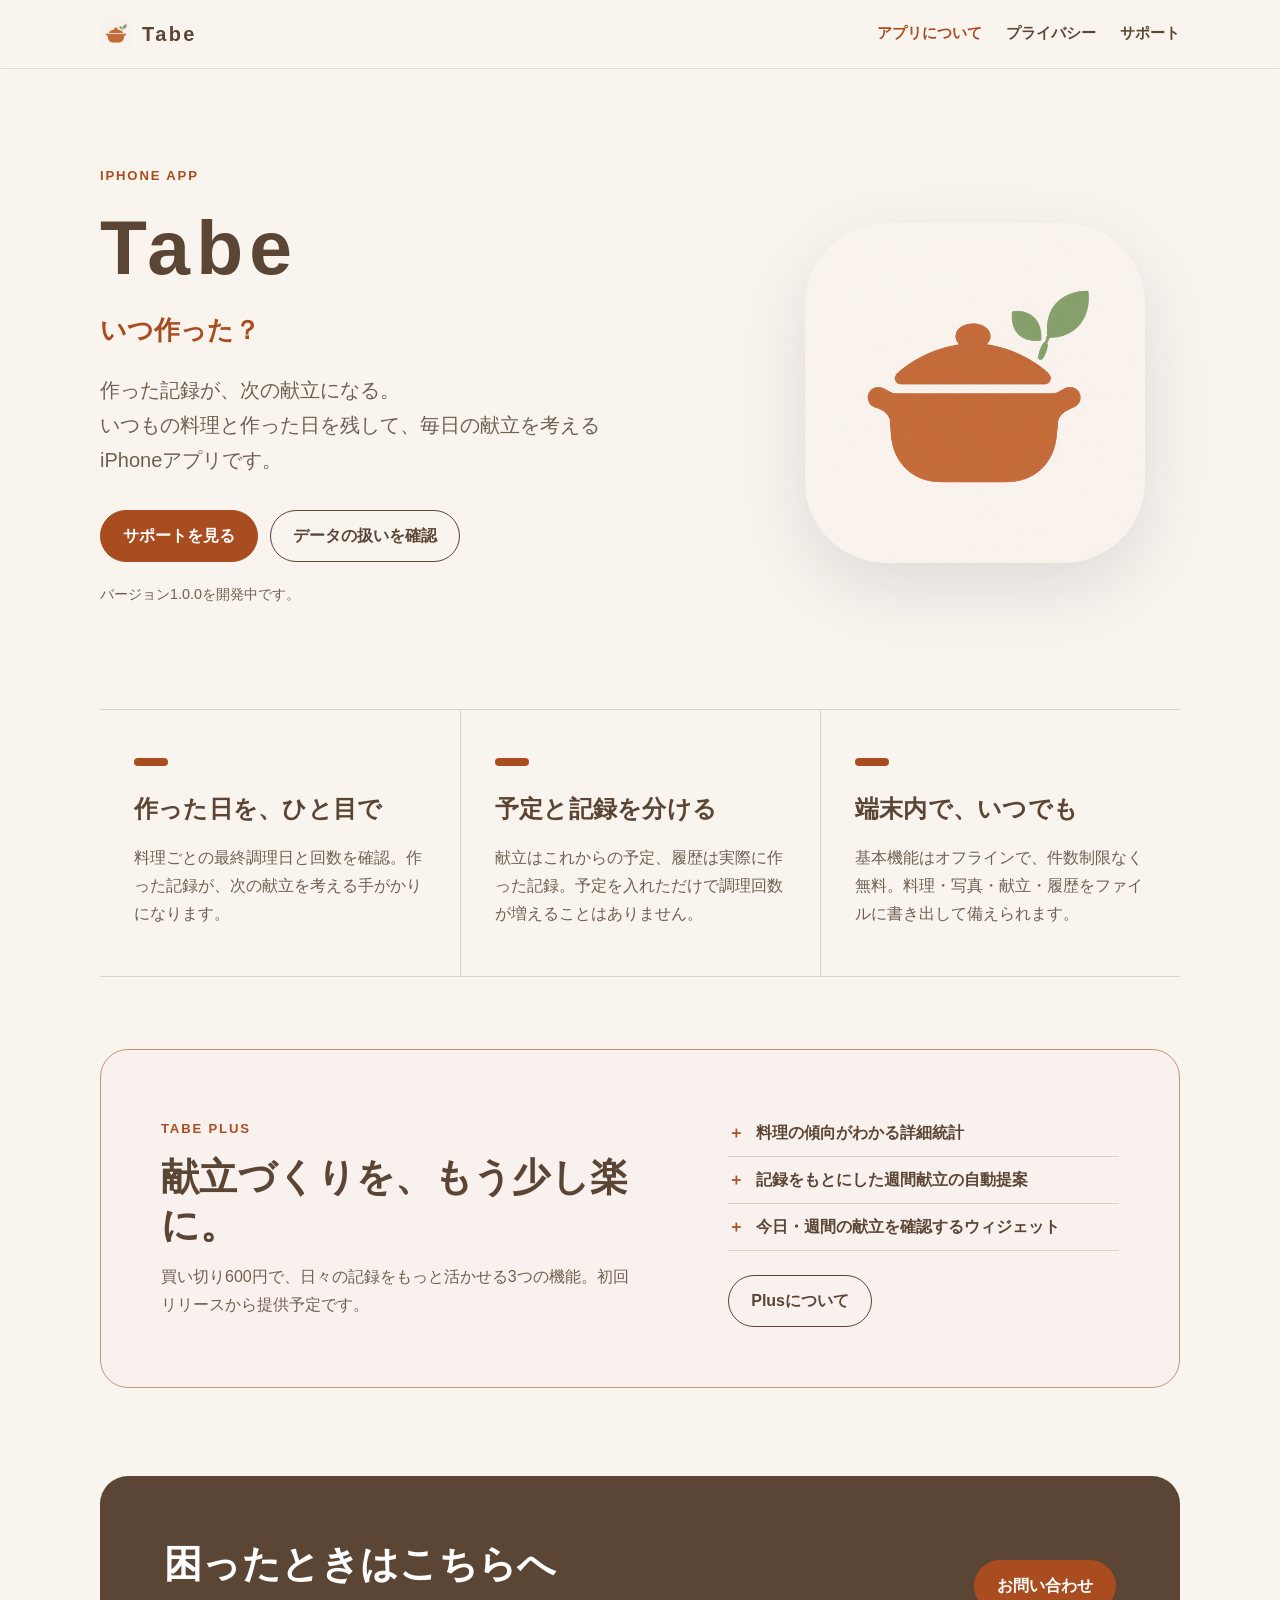
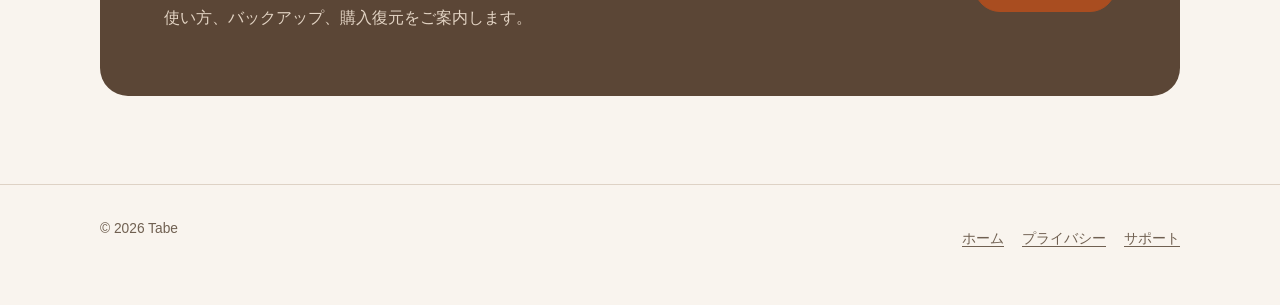
<file: index.html>
<!doctype html>
<html lang="ja"><head>
<meta charset="utf-8"><meta name="viewport" content="width=device-width, initial-scale=1">
<meta name="description" content="作った記録が、次の献立になる。Tabeのアプリ紹介、使い方、プライバシーとお問い合わせ。"><meta name="theme-color" content="#F9F4EE">
<title>Tabe — いつ作った？</title><link rel="icon" href="assets/icon.png"><link rel="stylesheet" href="styles.css">
</head><body>
<a class="skip-link" href="#main">本文へ移動</a>
<header class="site-header"><nav class="nav" aria-label="メインナビゲーション">
<a class="brand" href="index.html" aria-label="Tabe ホーム"><img src="assets/icon.png" width="32" height="32" alt=""><span>Tabe</span></a><ul class="nav-links"><li><a href="index.html" aria-current="page">アプリについて</a></li><li><a href="privacy.html">プライバシー</a></li><li><a href="support.html">サポート</a></li></ul></nav></header>
<main id="main"><section class="hero" aria-labelledby="hero-title"><div>
<p class="eyebrow">iPhone app</p><h1 id="hero-title">Tabe</h1>
<p class="tagline">いつ作った？</p><p class="lead">作った記録が、次の献立になる。<br>いつもの料理と作った日を残して、毎日の献立を考えるiPhoneアプリです。</p>
<div class="hero-actions"><a class="button button-primary" href="support.html">サポートを見る</a><a class="button" href="privacy.html">データの扱いを確認</a></div>
<p class="release-note">バージョン1.0.0を開発中です。</p></div>
<div class="mark-stage" aria-hidden="true"><img src="assets/icon.png" width="1024" height="1024" alt=""></div></section>
<section class="feature-grid" aria-label="Tabeの特徴"><article class="feature"><div class="feature-mark" aria-hidden="true"></div><h2>作った日を、ひと目で</h2><p>料理ごとの最終調理日と回数を確認。作った記録が、次の献立を考える手がかりになります。</p></article><article class="feature"><div class="feature-mark" aria-hidden="true"></div><h2>予定と記録を分ける</h2><p>献立はこれからの予定、履歴は実際に作った記録。予定を入れただけで調理回数が増えることはありません。</p></article><article class="feature"><div class="feature-mark" aria-hidden="true"></div><h2>端末内で、いつでも</h2><p>基本機能はオフラインで、件数制限なく無料。料理・写真・献立・履歴をファイルに書き出して備えられます。</p></article></section>
<section class="plus-band" aria-labelledby="plus-title"><div><p class="eyebrow">Tabe Plus</p><h2 id="plus-title">献立づくりを、もう少し楽に。</h2><p>買い切り600円で、日々の記録をもっと活かせる3つの機能。初回リリースから提供予定です。</p></div><div><ul class="plus-list"><li>料理の傾向がわかる詳細統計</li><li>記録をもとにした週間献立の自動提案</li><li>今日・週間の献立を確認するウィジェット</li></ul><a class="button" href="support.html#plus">Plusについて</a></div></section>
<section class="contact-band" id="contact" aria-labelledby="contact-title"><div><h2 id="contact-title">困ったときはこちらへ</h2><p>使い方、バックアップ、購入復元をご案内します。</p></div><a class="button button-primary" href="support.html#contact">お問い合わせ</a></section></main>
<footer class="site-footer"><div class="footer-inner"><p>© 2026 Tabe</p><div class="footer-links"><a href="index.html">ホーム</a><a href="privacy.html">プライバシー</a><a href="support.html">サポート</a></div></div></footer>
</body></html>
</file>
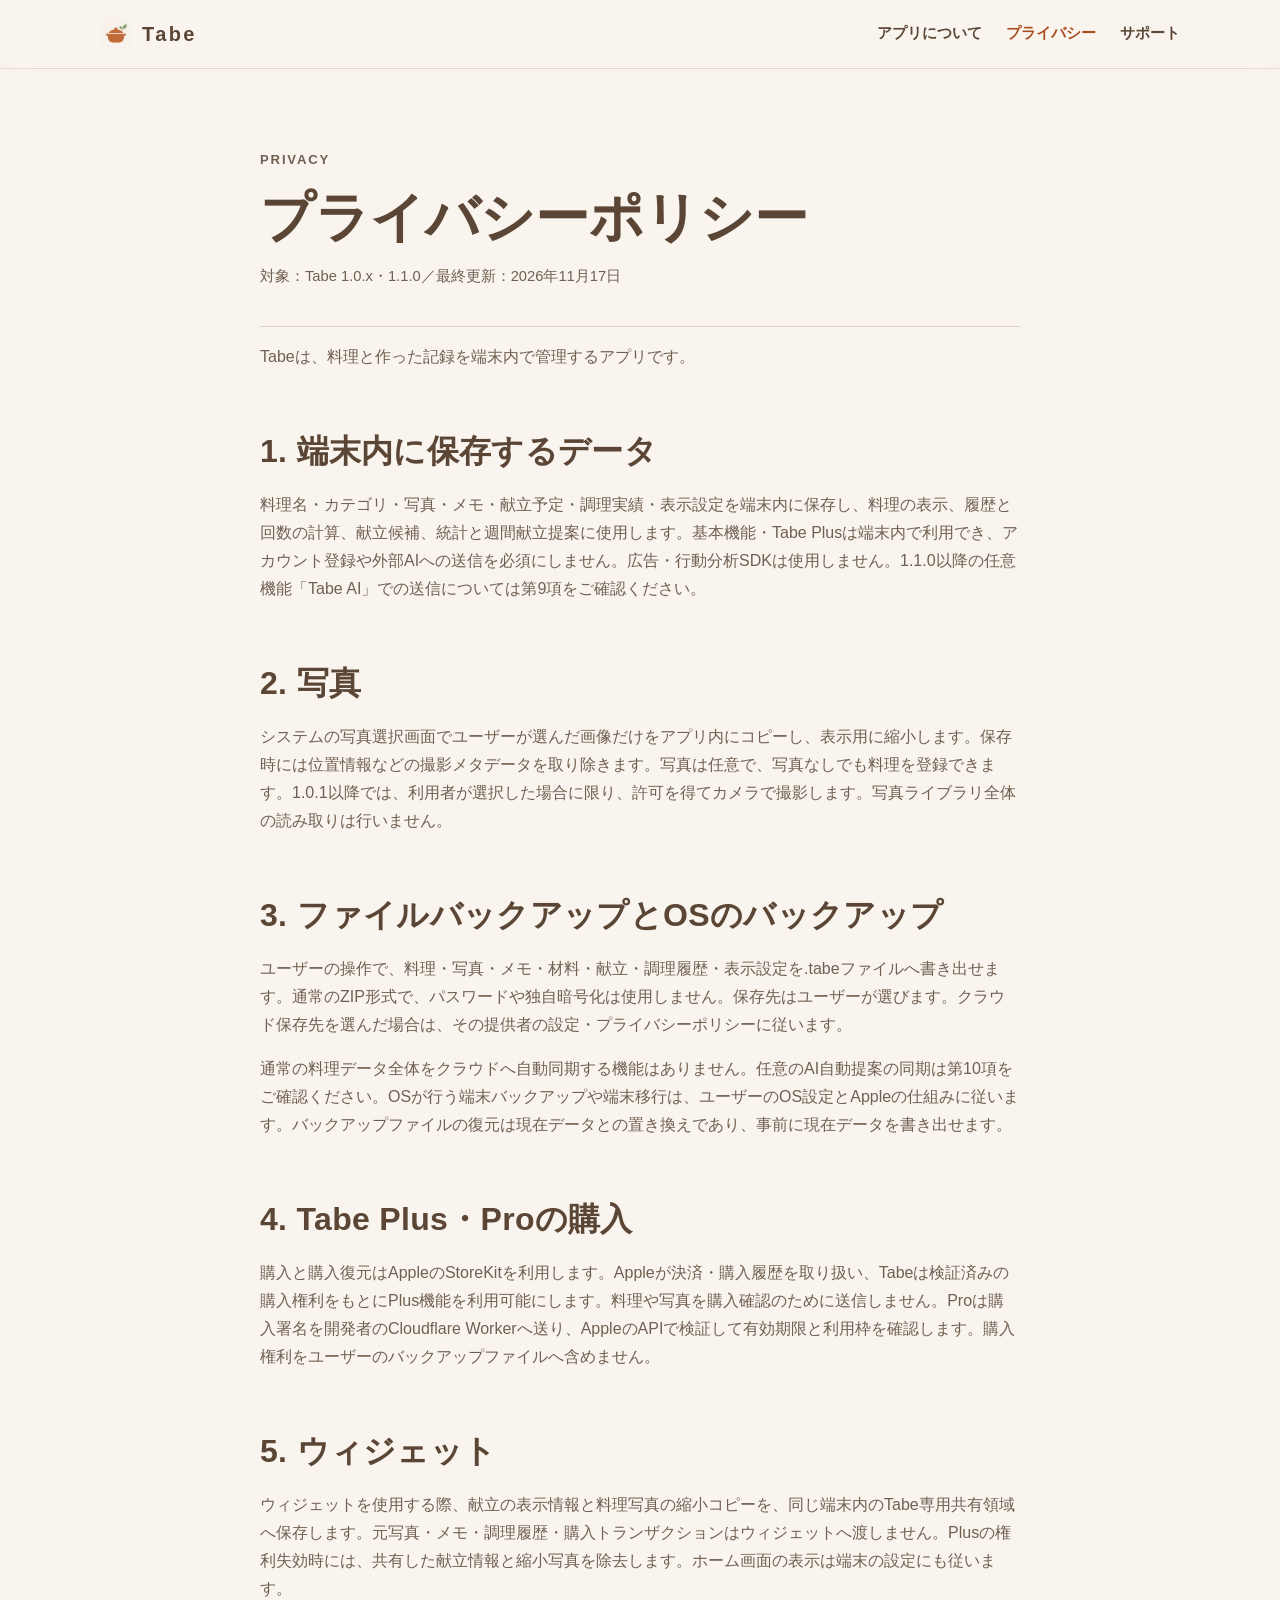
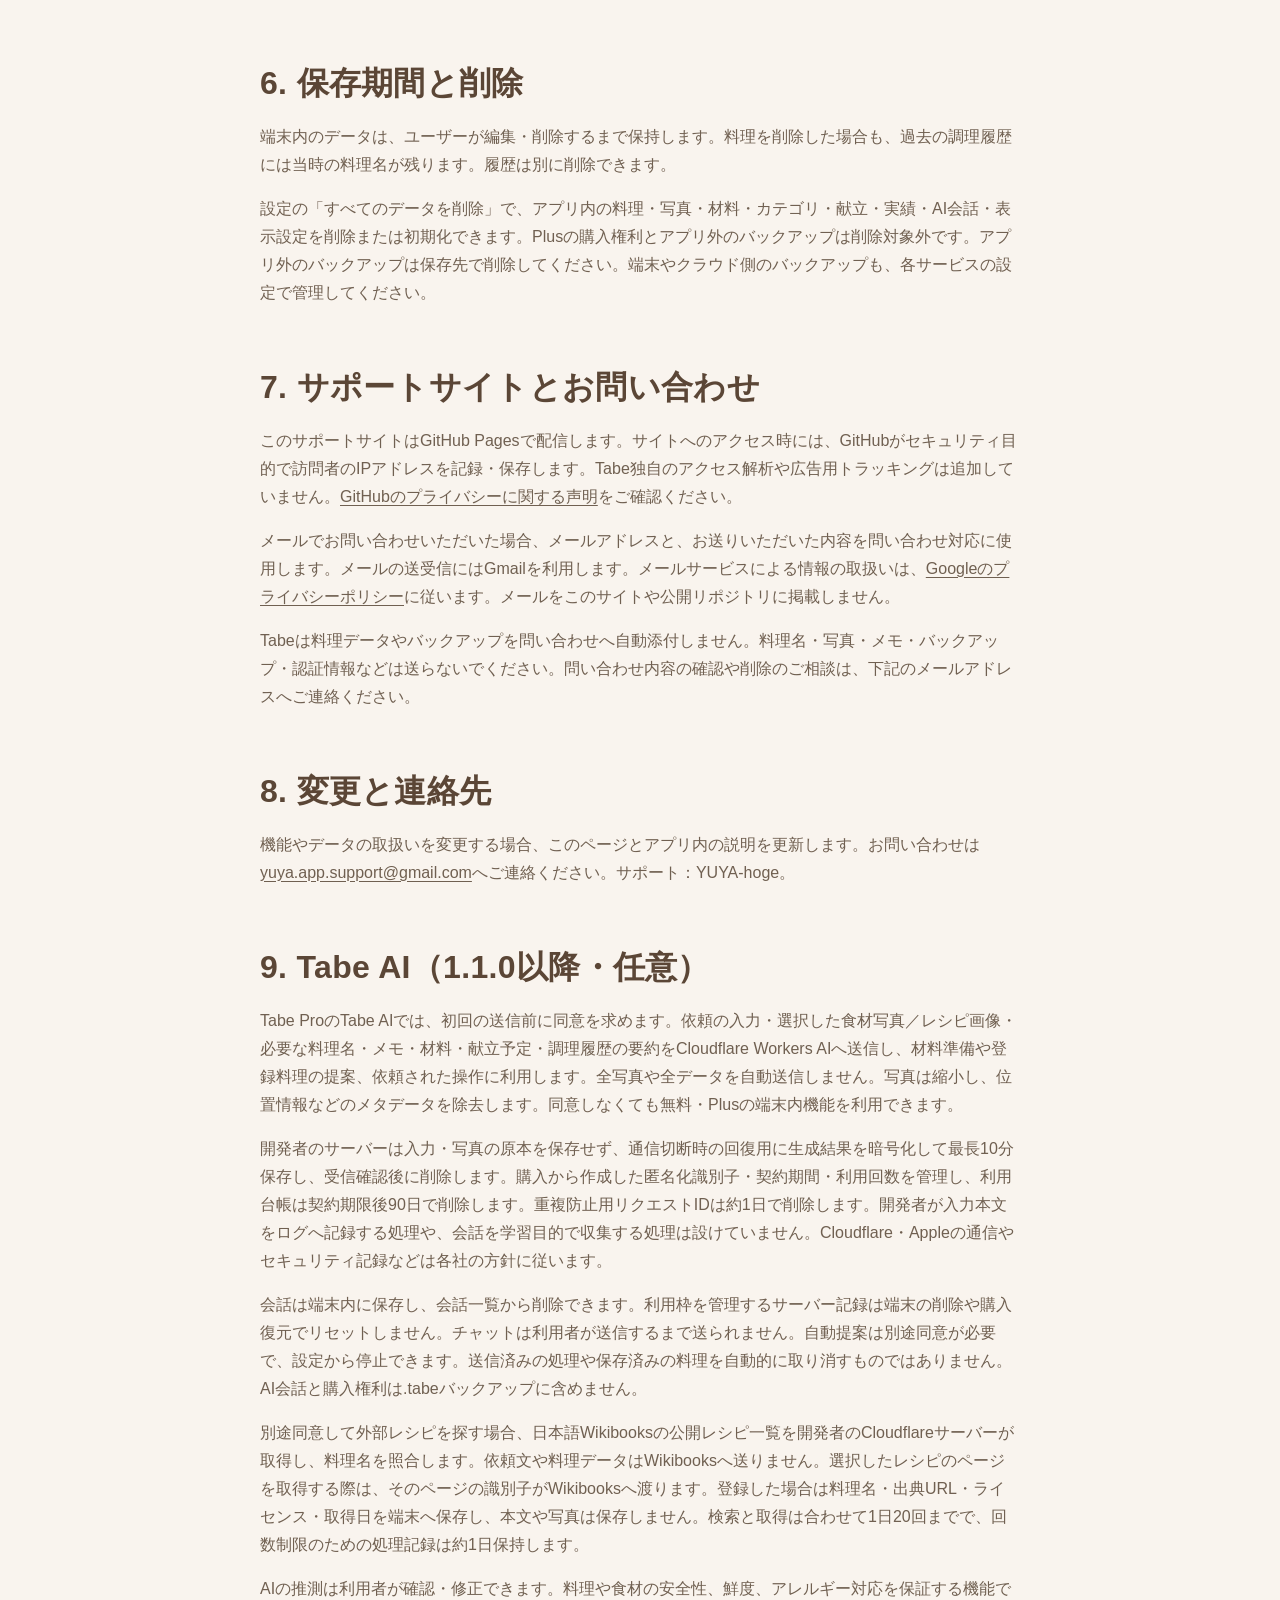
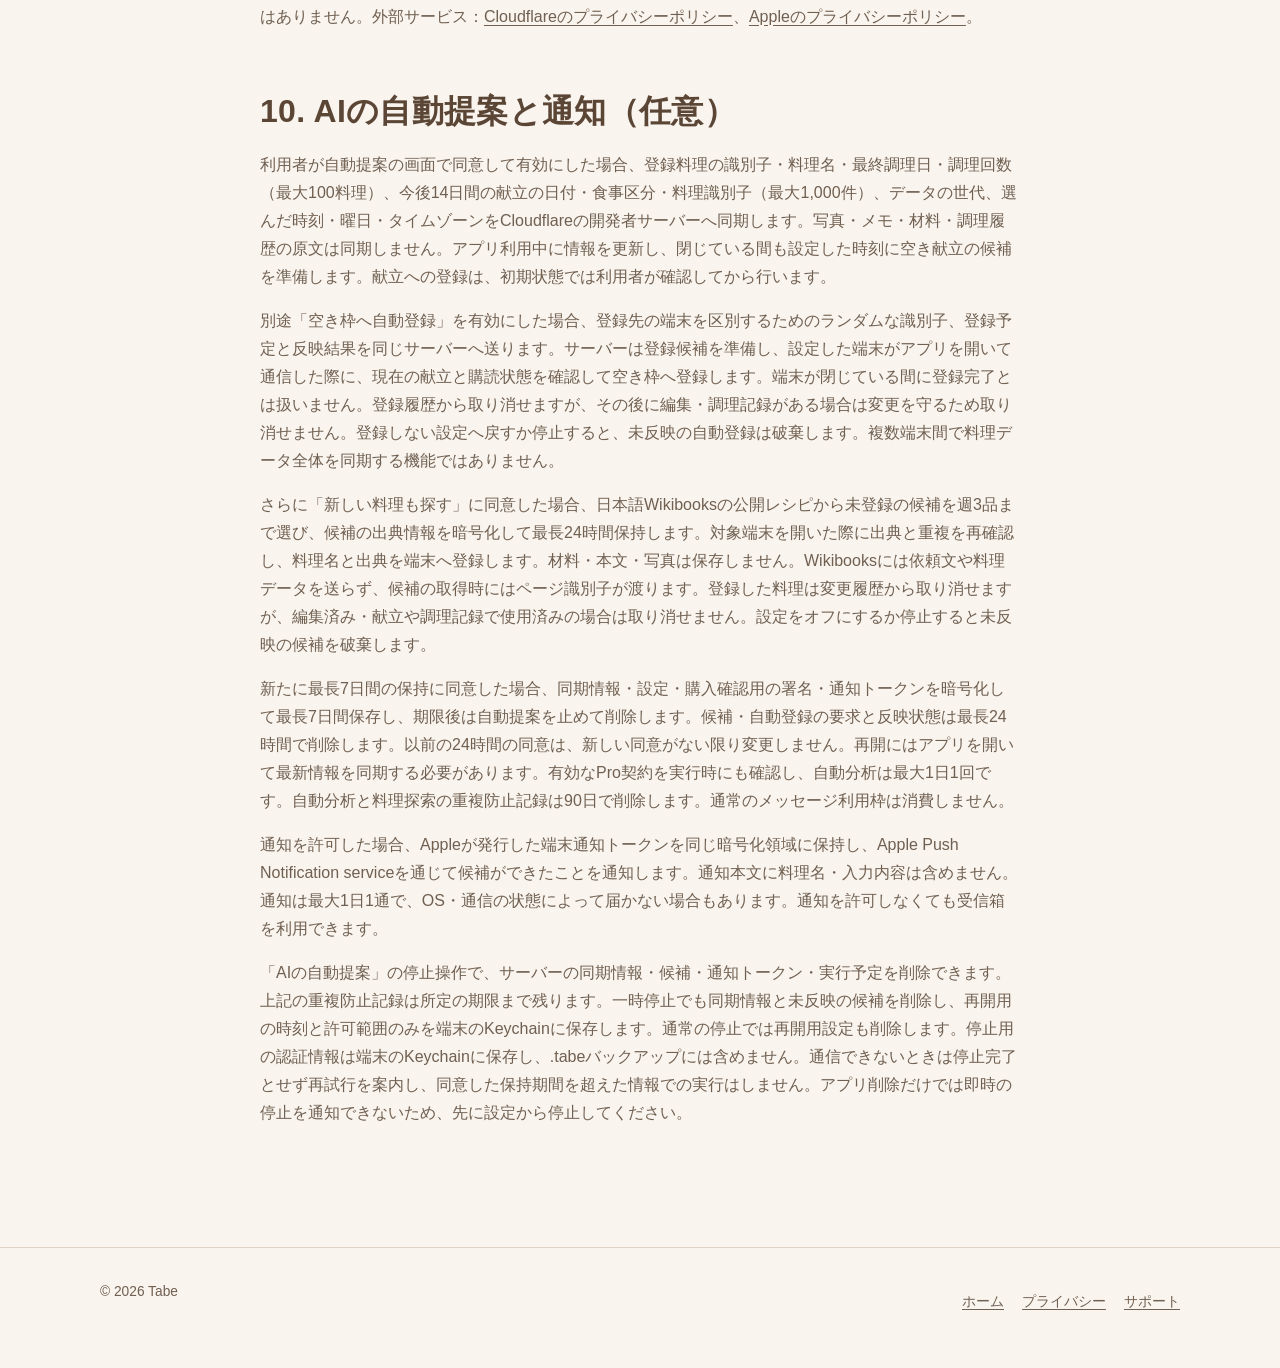
<file: privacy.html>
<!doctype html>
<html lang="ja"><head>
<meta charset="utf-8"><meta name="viewport" content="width=device-width, initial-scale=1">
<meta name="description" content="Tabeの端末内保存、写真、バックアップ、購入、ウィジェット、データ削除について。"><meta name="theme-color" content="#F9F4EE">
<title>プライバシーポリシー — Tabe</title><link rel="icon" href="assets/icon.png"><link rel="stylesheet" href="styles.css">
</head><body>
<a class="skip-link" href="#main">本文へ移動</a>
<header class="site-header"><nav class="nav" aria-label="メインナビゲーション">
<a class="brand" href="index.html" aria-label="Tabe ホーム"><img src="assets/icon.png" width="32" height="32" alt=""><span>Tabe</span></a><ul class="nav-links"><li><a href="index.html">アプリについて</a></li><li><a href="privacy.html" aria-current="page">プライバシー</a></li><li><a href="support.html">サポート</a></li></ul></nav></header>
<main id="main"><article class="document"><header class="document-header"><p class="eyebrow">Privacy</p><h1>プライバシーポリシー</h1><p class="document-meta">対象：Tabe 1.0.x・1.1.0／最終更新：2026年11月17日</p></header><p>Tabeは、料理と作った記録を端末内で管理するアプリです。</p>  <section><h2>1. 端末内に保存するデータ</h2>
  <p>料理名・カテゴリ・写真・メモ・献立予定・調理実績・表示設定を端末内に保存し、料理の表示、履歴と回数の計算、献立候補、統計と週間献立提案に使用します。基本機能・Tabe Plusは端末内で利用でき、アカウント登録や外部AIへの送信を必須にしません。広告・行動分析SDKは使用しません。1.1.0以降の任意機能「Tabe AI」での送信については第9項をご確認ください。</p>
  </section><section><h2>2. 写真</h2>
  <p>システムの写真選択画面でユーザーが選んだ画像だけをアプリ内にコピーし、表示用に縮小します。保存時には位置情報などの撮影メタデータを取り除きます。写真は任意で、写真なしでも料理を登録できます。1.0.1以降では、利用者が選択した場合に限り、許可を得てカメラで撮影します。写真ライブラリ全体の読み取りは行いません。</p>
  </section><section><h2>3. ファイルバックアップとOSのバックアップ</h2>
  <p>ユーザーの操作で、料理・写真・メモ・材料・献立・調理履歴・表示設定を.tabeファイルへ書き出せます。通常のZIP形式で、パスワードや独自暗号化は使用しません。保存先はユーザーが選びます。クラウド保存先を選んだ場合は、その提供者の設定・プライバシーポリシーに従います。</p>
  <p>通常の料理データ全体をクラウドへ自動同期する機能はありません。任意のAI自動提案の同期は第10項をご確認ください。OSが行う端末バックアップや端末移行は、ユーザーのOS設定とAppleの仕組みに従います。バックアップファイルの復元は現在データとの置き換えであり、事前に現在データを書き出せます。</p>
  </section><section><h2>4. Tabe Plus・Proの購入</h2>
  <p>購入と購入復元はAppleのStoreKitを利用します。Appleが決済・購入履歴を取り扱い、Tabeは検証済みの購入権利をもとにPlus機能を利用可能にします。料理や写真を購入確認のために送信しません。Proは購入署名を開発者のCloudflare Workerへ送り、AppleのAPIで検証して有効期限と利用枠を確認します。購入権利をユーザーのバックアップファイルへ含めません。</p>
  </section><section><h2>5. ウィジェット</h2>
  <p>ウィジェットを使用する際、献立の表示情報と料理写真の縮小コピーを、同じ端末内のTabe専用共有領域へ保存します。元写真・メモ・調理履歴・購入トランザクションはウィジェットへ渡しません。Plusの権利失効時には、共有した献立情報と縮小写真を除去します。ホーム画面の表示は端末の設定にも従います。</p>
  </section><section><h2>6. 保存期間と削除</h2>
  <p>端末内のデータは、ユーザーが編集・削除するまで保持します。料理を削除した場合も、過去の調理履歴には当時の料理名が残ります。履歴は別に削除できます。</p>
  <p>設定の「すべてのデータを削除」で、アプリ内の料理・写真・材料・カテゴリ・献立・実績・AI会話・表示設定を削除または初期化できます。Plusの購入権利とアプリ外のバックアップは削除対象外です。アプリ外のバックアップは保存先で削除してください。端末やクラウド側のバックアップも、各サービスの設定で管理してください。</p>
</section><section><h2>7. サポートサイトとお問い合わせ</h2>
<p>このサポートサイトはGitHub Pagesで配信します。サイトへのアクセス時には、GitHubがセキュリティ目的で訪問者のIPアドレスを記録・保存します。Tabe独自のアクセス解析や広告用トラッキングは追加していません。<a href="https://docs.github.com/ja/site-policy/privacy-policies/github-general-privacy-statement">GitHubのプライバシーに関する声明</a>をご確認ください。</p>
<p>メールでお問い合わせいただいた場合、メールアドレスと、お送りいただいた内容を問い合わせ対応に使用します。メールの送受信にはGmailを利用します。メールサービスによる情報の取扱いは、<a href="https://policies.google.com/privacy?hl=ja">Googleのプライバシーポリシー</a>に従います。メールをこのサイトや公開リポジトリに掲載しません。</p>
<p>Tabeは料理データやバックアップを問い合わせへ自動添付しません。料理名・写真・メモ・バックアップ・認証情報などは送らないでください。問い合わせ内容の確認や削除のご相談は、下記のメールアドレスへご連絡ください。</p>
</section><section><h2>8. 変更と連絡先</h2><p>機能やデータの取扱いを変更する場合、このページとアプリ内の説明を更新します。お問い合わせは<a href="mailto:yuya.app.support@gmail.com">yuya.app.support@gmail.com</a>へご連絡ください。サポート：YUYA-hoge。</p></section><section><h2>9. Tabe AI（1.1.0以降・任意）</h2>
<p>Tabe ProのTabe AIでは、初回の送信前に同意を求めます。依頼の入力・選択した食材写真／レシピ画像・必要な料理名・メモ・材料・献立予定・調理履歴の要約をCloudflare Workers AIへ送信し、材料準備や登録料理の提案、依頼された操作に利用します。全写真や全データを自動送信しません。写真は縮小し、位置情報などのメタデータを除去します。同意しなくても無料・Plusの端末内機能を利用できます。</p>
<p>開発者のサーバーは入力・写真の原本を保存せず、通信切断時の回復用に生成結果を暗号化して最長10分保存し、受信確認後に削除します。購入から作成した匿名化識別子・契約期間・利用回数を管理し、利用台帳は契約期限後90日で削除します。重複防止用リクエストIDは約1日で削除します。開発者が入力本文をログへ記録する処理や、会話を学習目的で収集する処理は設けていません。Cloudflare・Appleの通信やセキュリティ記録などは各社の方針に従います。</p>
<p>会話は端末内に保存し、会話一覧から削除できます。利用枠を管理するサーバー記録は端末の削除や購入復元でリセットしません。チャットは利用者が送信するまで送られません。自動提案は別途同意が必要で、設定から停止できます。送信済みの処理や保存済みの料理を自動的に取り消すものではありません。AI会話と購入権利は.tabeバックアップに含めません。</p>
<p>別途同意して外部レシピを探す場合、日本語Wikibooksの公開レシピ一覧を開発者のCloudflareサーバーが取得し、料理名を照合します。依頼文や料理データはWikibooksへ送りません。選択したレシピのページを取得する際は、そのページの識別子がWikibooksへ渡ります。登録した場合は料理名・出典URL・ライセンス・取得日を端末へ保存し、本文や写真は保存しません。検索と取得は合わせて1日20回までで、回数制限のための処理記録は約1日保持します。</p>
<p>AIの推測は利用者が確認・修正できます。料理や食材の安全性、鮮度、アレルギー対応を保証する機能ではありません。外部サービス：<a href="https://www.cloudflare.com/privacypolicy/">Cloudflareのプライバシーポリシー</a>、<a href="https://www.apple.com/legal/privacy/">Appleのプライバシーポリシー</a>。</p>
</section><section><h2>10. AIの自動提案と通知（任意）</h2>
<p>利用者が自動提案の画面で同意して有効にした場合、登録料理の識別子・料理名・最終調理日・調理回数（最大100料理）、今後14日間の献立の日付・食事区分・料理識別子（最大1,000件）、データの世代、選んだ時刻・曜日・タイムゾーンをCloudflareの開発者サーバーへ同期します。写真・メモ・材料・調理履歴の原文は同期しません。アプリ利用中に情報を更新し、閉じている間も設定した時刻に空き献立の候補を準備します。献立への登録は、初期状態では利用者が確認してから行います。</p>
<p>別途「空き枠へ自動登録」を有効にした場合、登録先の端末を区別するためのランダムな識別子、登録予定と反映結果を同じサーバーへ送ります。サーバーは登録候補を準備し、設定した端末がアプリを開いて通信した際に、現在の献立と購読状態を確認して空き枠へ登録します。端末が閉じている間に登録完了とは扱いません。登録履歴から取り消せますが、その後に編集・調理記録がある場合は変更を守るため取り消せません。登録しない設定へ戻すか停止すると、未反映の自動登録は破棄します。複数端末間で料理データ全体を同期する機能ではありません。</p>
<p>さらに「新しい料理も探す」に同意した場合、日本語Wikibooksの公開レシピから未登録の候補を週3品まで選び、候補の出典情報を暗号化して最長24時間保持します。対象端末を開いた際に出典と重複を再確認し、料理名と出典を端末へ登録します。材料・本文・写真は保存しません。Wikibooksには依頼文や料理データを送らず、候補の取得時にはページ識別子が渡ります。登録した料理は変更履歴から取り消せますが、編集済み・献立や調理記録で使用済みの場合は取り消せません。設定をオフにするか停止すると未反映の候補を破棄します。</p>
<p>新たに最長7日間の保持に同意した場合、同期情報・設定・購入確認用の署名・通知トークンを暗号化して最長7日間保存し、期限後は自動提案を止めて削除します。候補・自動登録の要求と反映状態は最長24時間で削除します。以前の24時間の同意は、新しい同意がない限り変更しません。再開にはアプリを開いて最新情報を同期する必要があります。有効なPro契約を実行時にも確認し、自動分析は最大1日1回です。自動分析と料理探索の重複防止記録は90日で削除します。通常のメッセージ利用枠は消費しません。</p>
<p>通知を許可した場合、Appleが発行した端末通知トークンを同じ暗号化領域に保持し、Apple Push Notification serviceを通じて候補ができたことを通知します。通知本文に料理名・入力内容は含めません。通知は最大1日1通で、OS・通信の状態によって届かない場合もあります。通知を許可しなくても受信箱を利用できます。</p>
<p>「AIの自動提案」の停止操作で、サーバーの同期情報・候補・通知トークン・実行予定を削除できます。上記の重複防止記録は所定の期限まで残ります。一時停止でも同期情報と未反映の候補を削除し、再開用の時刻と許可範囲のみを端末のKeychainに保存します。通常の停止では再開用設定も削除します。停止用の認証情報は端末のKeychainに保存し、.tabeバックアップには含めません。通信できないときは停止完了とせず再試行を案内し、同意した保持期間を超えた情報での実行はしません。アプリ削除だけでは即時の停止を通知できないため、先に設定から停止してください。</p>
</section></article></main>
<footer class="site-footer"><div class="footer-inner"><p>© 2026 Tabe</p><div class="footer-links"><a href="index.html">ホーム</a><a href="privacy.html">プライバシー</a><a href="support.html">サポート</a></div></div></footer>
</body></html>
</file>
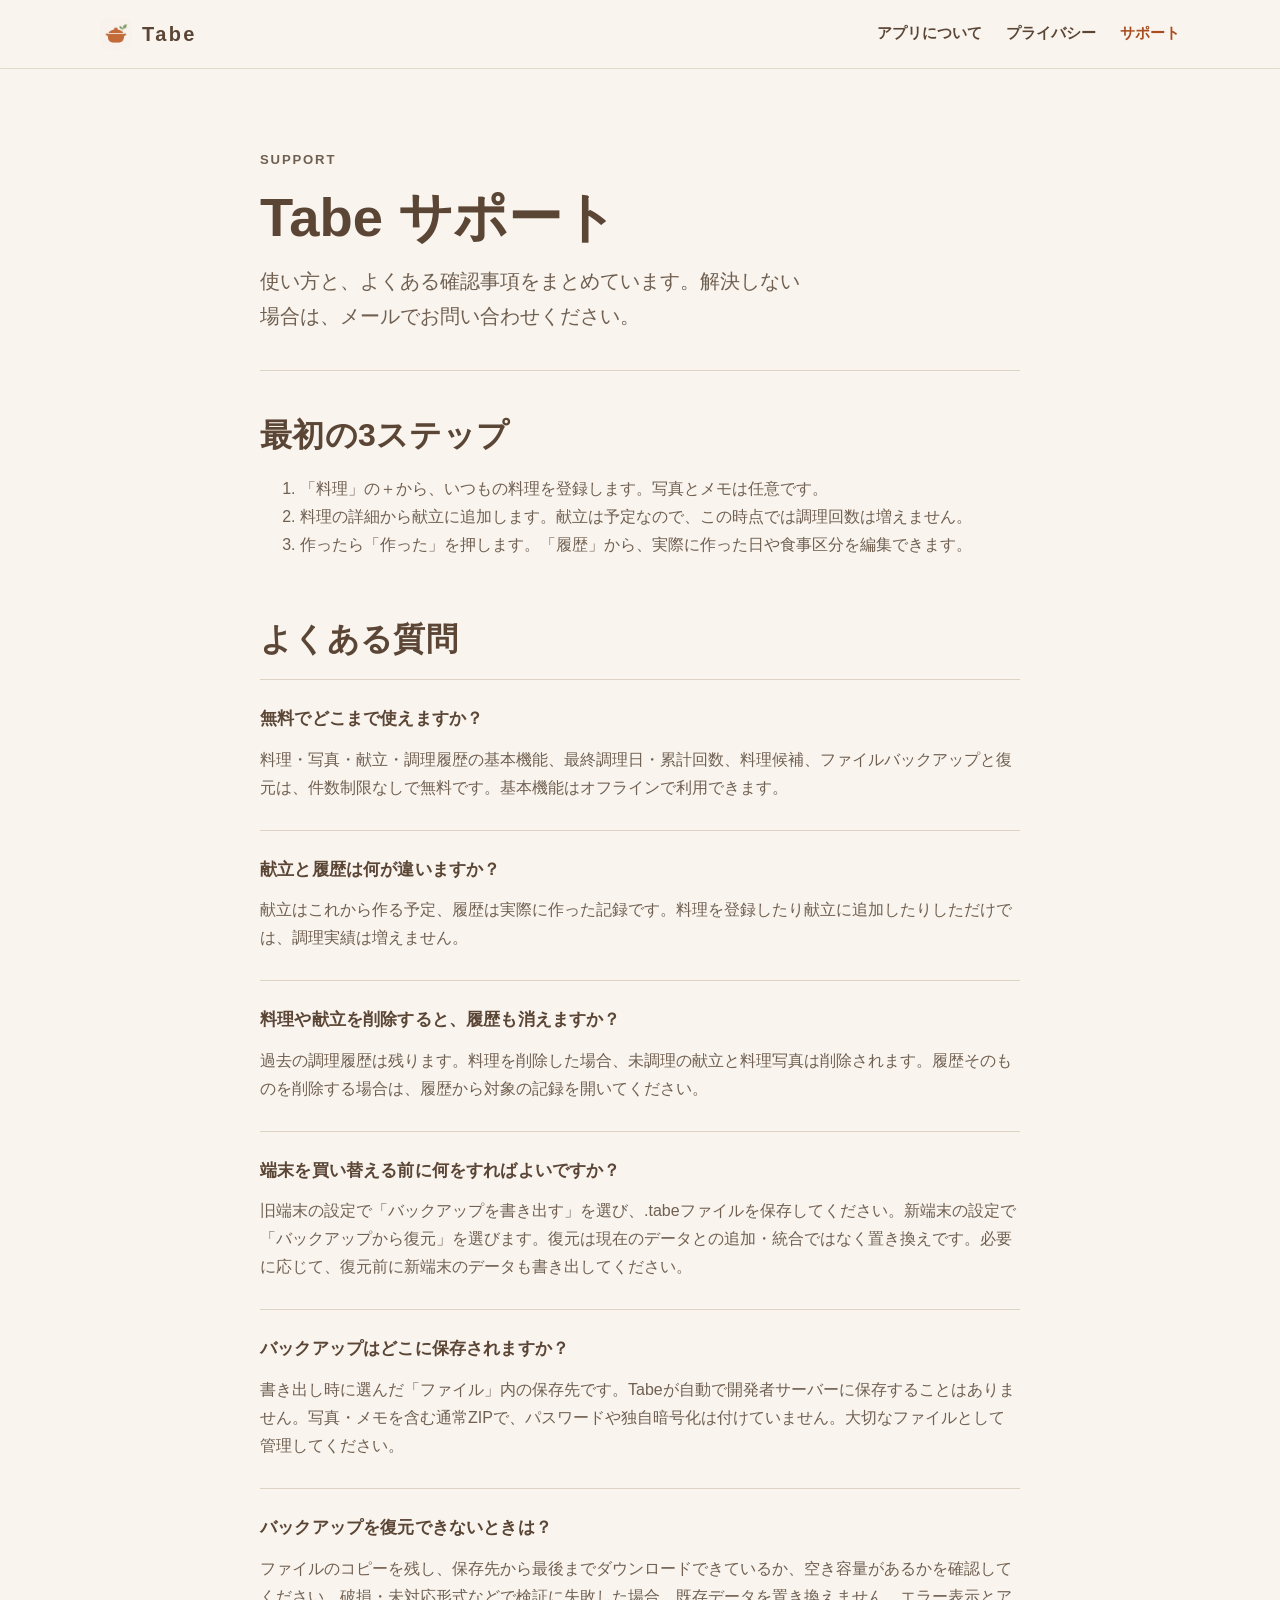
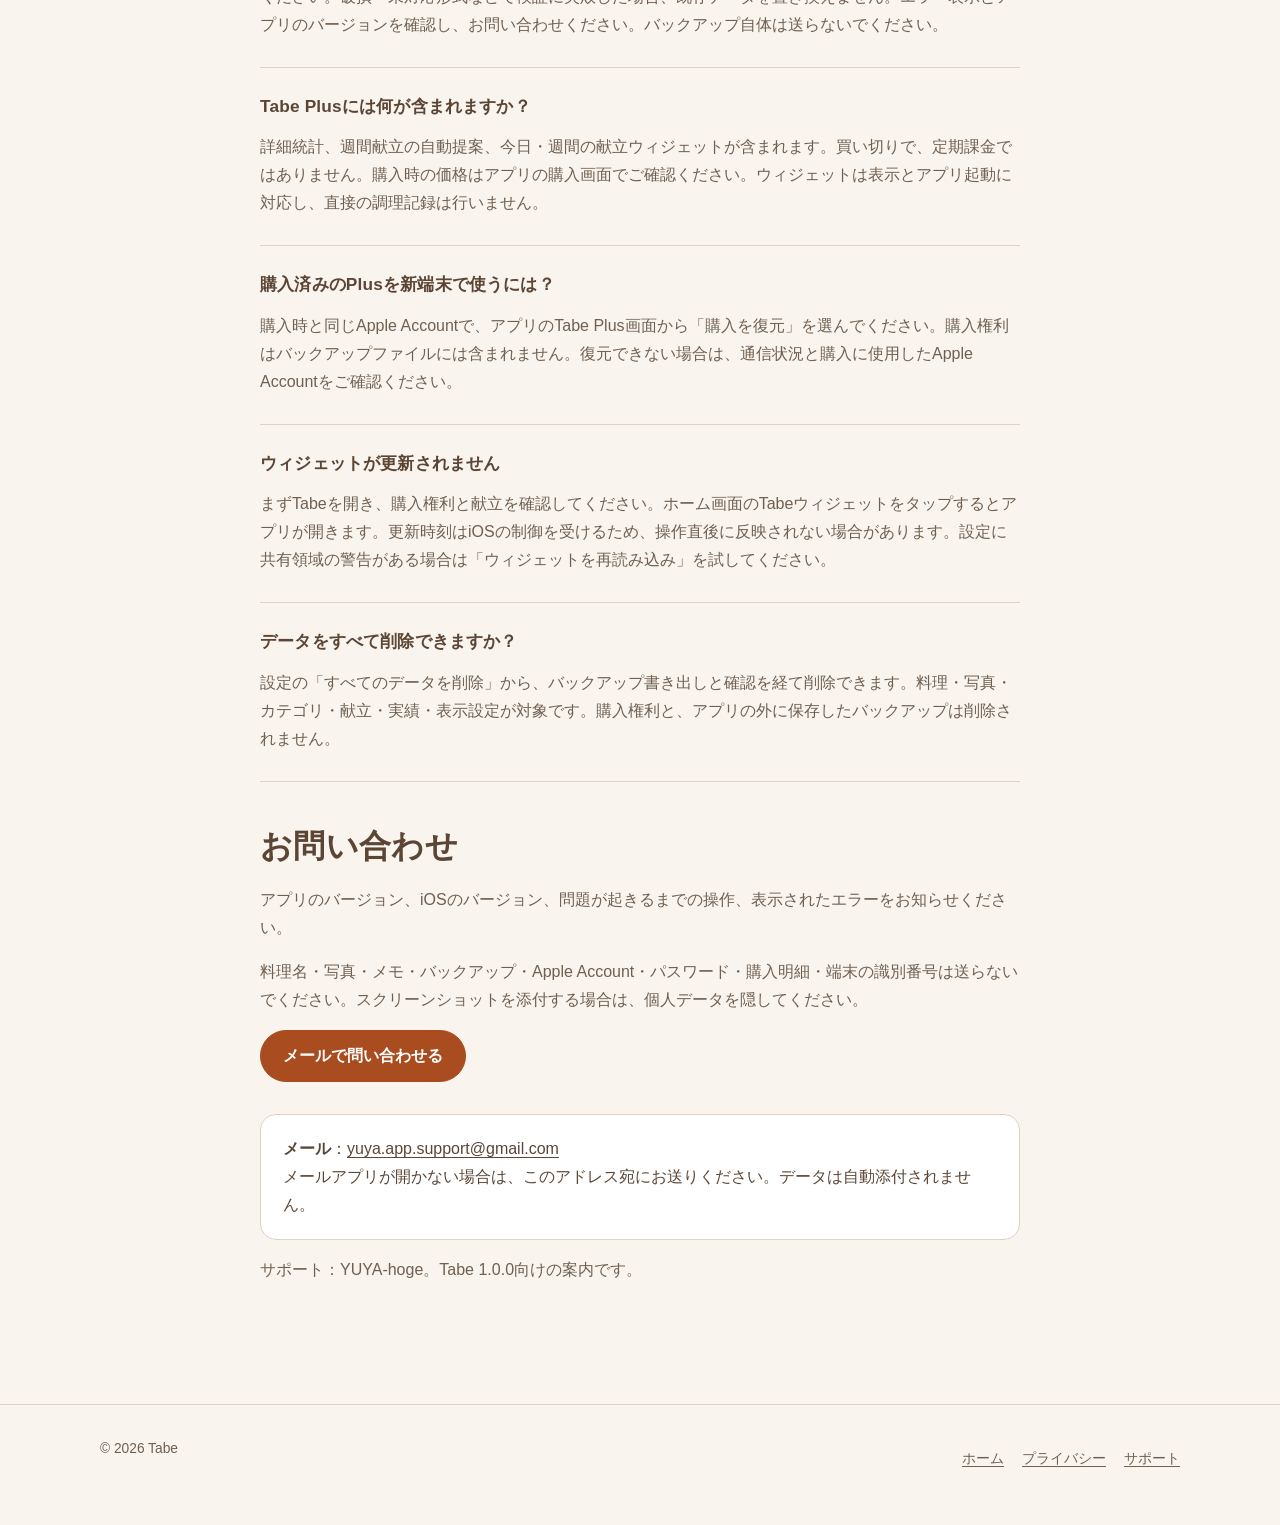
<file: support.html>
<!doctype html>
<html lang="ja"><head>
<meta charset="utf-8"><meta name="viewport" content="width=device-width, initial-scale=1">
<meta name="description" content="Tabeの使い方、よくある質問、バックアップと購入復元、メールでのお問い合わせ先。"><meta name="theme-color" content="#F9F4EE">
<title>サポート — Tabe</title><link rel="icon" href="assets/icon.png"><link rel="stylesheet" href="styles.css">
</head><body>
<a class="skip-link" href="#main">本文へ移動</a>
<header class="site-header"><nav class="nav" aria-label="メインナビゲーション">
<a class="brand" href="index.html" aria-label="Tabe ホーム"><img src="assets/icon.png" width="32" height="32" alt=""><span>Tabe</span></a><ul class="nav-links"><li><a href="index.html">アプリについて</a></li><li><a href="privacy.html">プライバシー</a></li><li><a href="support.html" aria-current="page">サポート</a></li></ul></nav></header>
<main id="main"><article class="document"><header class="document-header"><p class="eyebrow">Support</p><h1>Tabe サポート</h1><p class="lead">使い方と、よくある確認事項をまとめています。解決しない場合は、メールでお問い合わせください。</p></header>
<section id="help" aria-labelledby="help-title"><h2 id="help-title">最初の3ステップ</h2><ol><li>「料理」の＋から、いつもの料理を登録します。写真とメモは任意です。</li><li>料理の詳細から献立に追加します。献立は予定なので、この時点では調理回数は増えません。</li><li>作ったら「作った」を押します。「履歴」から、実際に作った日や食事区分を編集できます。</li></ol></section>
<section id="questions" aria-labelledby="faq-title"><h2 id="faq-title">よくある質問</h2><div class="faq-item"><h3>無料でどこまで使えますか？</h3><p>料理・写真・献立・調理履歴の基本機能、最終調理日・累計回数、料理候補、ファイルバックアップと復元は、件数制限なしで無料です。基本機能はオフラインで利用できます。</p></div><div class="faq-item"><h3>献立と履歴は何が違いますか？</h3><p>献立はこれから作る予定、履歴は実際に作った記録です。料理を登録したり献立に追加したりしただけでは、調理実績は増えません。</p></div><div class="faq-item"><h3>料理や献立を削除すると、履歴も消えますか？</h3><p>過去の調理履歴は残ります。料理を削除した場合、未調理の献立と料理写真は削除されます。履歴そのものを削除する場合は、履歴から対象の記録を開いてください。</p></div><div class="faq-item"><h3>端末を買い替える前に何をすればよいですか？</h3><p>旧端末の設定で「バックアップを書き出す」を選び、.tabeファイルを保存してください。新端末の設定で「バックアップから復元」を選びます。復元は現在のデータとの追加・統合ではなく置き換えです。必要に応じて、復元前に新端末のデータも書き出してください。</p></div><div class="faq-item"><h3>バックアップはどこに保存されますか？</h3><p>書き出し時に選んだ「ファイル」内の保存先です。Tabeが自動で開発者サーバーに保存することはありません。写真・メモを含む通常ZIPで、パスワードや独自暗号化は付けていません。大切なファイルとして管理してください。</p></div><div class="faq-item"><h3>バックアップを復元できないときは？</h3><p>ファイルのコピーを残し、保存先から最後までダウンロードできているか、空き容量があるかを確認してください。破損・未対応形式などで検証に失敗した場合、既存データを置き換えません。エラー表示とアプリのバージョンを確認し、お問い合わせください。バックアップ自体は送らないでください。</p></div><div class="faq-item" id="plus"><h3>Tabe Plusには何が含まれますか？</h3><p>詳細統計、週間献立の自動提案、今日・週間の献立ウィジェットが含まれます。買い切りで、定期課金ではありません。購入時の価格はアプリの購入画面でご確認ください。ウィジェットは表示とアプリ起動に対応し、直接の調理記録は行いません。</p></div><div class="faq-item"><h3>購入済みのPlusを新端末で使うには？</h3><p>購入時と同じApple Accountで、アプリのTabe Plus画面から「購入を復元」を選んでください。購入権利はバックアップファイルには含まれません。復元できない場合は、通信状況と購入に使用したApple Accountをご確認ください。</p></div><div class="faq-item"><h3>ウィジェットが更新されません</h3><p>まずTabeを開き、購入権利と献立を確認してください。ホーム画面のTabeウィジェットをタップするとアプリが開きます。更新時刻はiOSの制御を受けるため、操作直後に反映されない場合があります。設定に共有領域の警告がある場合は「ウィジェットを再読み込み」を試してください。</p></div><div class="faq-item"><h3>データをすべて削除できますか？</h3><p>設定の「すべてのデータを削除」から、バックアップ書き出しと確認を経て削除できます。料理・写真・カテゴリ・献立・実績・表示設定が対象です。購入権利と、アプリの外に保存したバックアップは削除されません。</p></div></section>
<section id="contact" aria-labelledby="contact-title"><h2 id="contact-title">お問い合わせ</h2>
<p>アプリのバージョン、iOSのバージョン、問題が起きるまでの操作、表示されたエラーをお知らせください。</p>
<p>料理名・写真・メモ・バックアップ・Apple Account・パスワード・購入明細・端末の識別番号は送らないでください。スクリーンショットを添付する場合は、個人データを隠してください。</p>
<p><a class="button button-primary" href="mailto:yuya.app.support@gmail.com?subject=Tabe%20%E3%82%B5%E3%83%9D%E3%83%BC%E3%83%88">メールで問い合わせる</a></p>
<div class="notice"><strong>メール</strong>：<a href="mailto:yuya.app.support@gmail.com">yuya.app.support@gmail.com</a><br>メールアプリが開かない場合は、このアドレス宛にお送りください。データは自動添付されません。</div>
<p>サポート：YUYA-hoge。Tabe 1.0.0向けの案内です。</p></section></article></main>
<footer class="site-footer"><div class="footer-inner"><p>© 2026 Tabe</p><div class="footer-links"><a href="index.html">ホーム</a><a href="privacy.html">プライバシー</a><a href="support.html">サポート</a></div></div></footer>
</body></html>
</file>
<file: styles.css>
/* Layout adapted from https://itsu-jp.github.io/support/; Tabe brand colors and content. */
:root {
  color-scheme: light dark;
  --accent: #A94D20;
  --accent-strong: #A94D20;
  --ink: #5B4636;
  --muted: #706051;
  --mist: #F9F4EE;
  --paper: #ffffff;
  --line: #DED2C5;
  --display: "Avenir Next", "Hiragino Sans", "Yu Gothic UI", sans-serif;
  --body: -apple-system, BlinkMacSystemFont, "Hiragino Sans", "Yu Gothic UI", sans-serif;
  font-family: var(--body);
  background: var(--mist);
  color: var(--ink);
}

* {
  box-sizing: border-box;
}

html {
  scroll-behavior: smooth;
}

body {
  margin: 0;
  min-width: 320px;
  background: var(--mist);
  color: var(--ink);
  font-size: 16px;
  line-height: 1.75;
}

a {
  color: inherit;
  text-underline-offset: 0.2em;
}

a:hover {
  color: var(--accent-strong);
}

a:focus-visible,
button:focus-visible {
  outline: 3px solid var(--accent);
  outline-offset: 4px;
  border-radius: 4px;
}

.site-header {
  position: sticky;
  top: 0;
  z-index: 10;
  border-bottom: 1px solid color-mix(in srgb, var(--line) 80%, transparent);
  background: color-mix(in srgb, var(--mist) 92%, transparent);
  backdrop-filter: blur(14px);
}

.nav {
  width: min(1080px, calc(100% - 40px));
  min-height: 68px;
  margin: 0 auto;
  display: flex;
  align-items: center;
  justify-content: space-between;
  gap: 24px;
}

.brand {
  display: inline-flex;
  align-items: center;
  gap: 10px;
  color: var(--ink);
  font-family: var(--display);
  font-size: 1.25rem;
  font-weight: 700;
  letter-spacing: 0.12em;
  text-decoration: none;
}

.brand img {
  width: 32px;
  height: 32px;
  border-radius: 9px;
}

.nav-links {
  display: flex;
  align-items: center;
  gap: 24px;
  margin: 0;
  padding: 0;
  list-style: none;
  font-size: 0.92rem;
  font-weight: 600;
}

.nav-links a {
  text-decoration: none;
}

.nav-links a[aria-current="page"] {
  color: var(--accent-strong);
}

main {
  width: min(1080px, calc(100% - 40px));
  margin: 0 auto;
}

.hero {
  min-height: 620px;
  display: grid;
  grid-template-columns: minmax(0, 1.15fr) minmax(280px, 0.85fr);
  align-items: center;
  gap: clamp(48px, 9vw, 120px);
  padding: 96px 0 88px;
}

.eyebrow {
  margin: 0 0 12px;
  color: var(--accent-strong);
  font-size: 0.82rem;
  font-weight: 700;
  letter-spacing: 0.14em;
  text-transform: uppercase;
}

h1,
h2,
h3 {
  margin-top: 0;
  font-family: var(--display);
  line-height: 1.25;
  letter-spacing: 0.01em;
}

h1 {
  margin-bottom: 24px;
  font-size: clamp(2.5rem, 6vw, 5rem);
  font-weight: 700;
  letter-spacing: 0.08em;
}

h2 {
  margin-bottom: 20px;
  font-size: clamp(1.7rem, 3vw, 2.4rem);
}

h3 {
  margin-bottom: 8px;
  font-size: 1.08rem;
}

.lead {
  max-width: 34rem;
  margin: 0;
  color: var(--muted);
  font-size: clamp(1.05rem, 2vw, 1.25rem);
}

.hero-actions {
  display: flex;
  flex-wrap: wrap;
  gap: 12px;
  margin-top: 32px;
}

.button {
  min-height: 48px;
  padding: 11px 22px;
  display: inline-flex;
  align-items: center;
  justify-content: center;
  border: 1px solid var(--ink);
  border-radius: 999px;
  font-weight: 700;
  text-decoration: none;
}

.button-primary {
  border-color: var(--accent);
  background: var(--accent);
  color: #ffffff;
}

.button-primary:hover {
  border-color: #893B17;
  background: #893B17;
  color: #ffffff;
}

.mark-stage {
  position: relative;
  display: grid;
  place-items: center;
}

.mark-stage::before {
  content: "";
  position: absolute;
  width: 76%;
  aspect-ratio: 1;
  border: 1px solid var(--line);
  border-radius: 50%;
}

.mark-stage img {
  position: relative;
  width: min(340px, 86%);
  filter: drop-shadow(0 24px 36px rgb(31 41 55 / 0.12));
}

.feature-grid {
  display: grid;
  grid-template-columns: repeat(3, 1fr);
  border-top: 1px solid var(--line);
  border-bottom: 1px solid var(--line);
}

.feature {
  min-height: 240px;
  padding: 48px 34px;
}

.feature + .feature {
  border-left: 1px solid var(--line);
}

.feature p {
  margin: 0;
  color: var(--muted);
}

.feature-mark {
  width: 34px;
  height: 8px;
  margin-bottom: 28px;
  border-radius: 999px;
  background: var(--accent);
}

.plus-band {
  margin: 72px 0 0;
  padding: clamp(32px, 6vw, 60px);
  display: grid;
  grid-template-columns: minmax(0, 1.1fr) minmax(260px, 0.9fr);
  align-items: center;
  gap: clamp(30px, 7vw, 90px);
  border: 1px solid color-mix(in srgb, var(--accent) 48%, var(--line));
  border-radius: 28px;
  background: color-mix(in srgb, var(--accent) 8%, var(--paper));
}

.plus-band h2 {
  margin-bottom: 14px;
}

.plus-band p:not(.eyebrow) {
  max-width: 34rem;
  margin: 0;
  color: var(--muted);
}

.plus-list {
  margin: 0 0 24px;
  padding: 0;
  list-style: none;
}

.plus-list li {
  position: relative;
  padding: 9px 0 9px 28px;
  border-bottom: 1px solid var(--line);
  font-weight: 600;
}

.plus-list li::before {
  content: "＋";
  position: absolute;
  left: 0;
  color: var(--accent-strong);
  font-weight: 800;
}

.contact-band {
  margin: 88px 0;
  padding: clamp(32px, 6vw, 64px);
  display: flex;
  align-items: center;
  justify-content: space-between;
  gap: 32px;
  border-radius: 28px;
  background: var(--ink);
  color: #ffffff;
}

.contact-band h2,
.contact-band p {
  margin-bottom: 0;
}

.contact-band p {
  color: #E2D3C3;
}

.document {
  width: min(760px, 100%);
  margin: 0 auto;
  padding: 80px 0 104px;
}

.document-header {
  padding-bottom: 36px;
  border-bottom: 1px solid var(--line);
}

.document-header h1 {
  margin-bottom: 12px;
  font-size: clamp(2.1rem, 5vw, 3.4rem);
  letter-spacing: 0;
}

.document-meta {
  margin: 0;
  color: var(--muted);
  font-size: 0.92rem;
}

.document section {
  padding-top: 44px;
}

.document p,
.document li {
  color: #706051;
}

.document ul {
  padding-left: 1.4em;
}

.notice {
  margin-top: 32px;
  padding: 20px 22px;
  border: 1px solid var(--line);
  border-radius: 16px;
  background: var(--paper);
}

.faq-item {
  padding: 28px 0;
  border-top: 1px solid var(--line);
}

.faq-item:last-child {
  border-bottom: 1px solid var(--line);
}

.faq-item p {
  margin-bottom: 0;
}

.site-footer {
  border-top: 1px solid var(--line);
}

.footer-inner {
  width: min(1080px, calc(100% - 40px));
  margin: 0 auto;
  padding: 32px 0 44px;
  display: flex;
  justify-content: space-between;
  gap: 24px;
  color: var(--muted);
  font-size: 0.86rem;
}

.footer-inner p {
  margin: 0;
}

.footer-links {
  display: flex;
  gap: 18px;
}

@media (max-width: 760px) {
  .nav {
    min-height: 62px;
  }

  .nav-links {
    gap: 14px;
    font-size: 0.82rem;
  }

  .hero {
    min-height: auto;
    grid-template-columns: 1fr;
    padding: 72px 0 64px;
  }

  .mark-stage {
    grid-row: 1;
  }

  .mark-stage img {
    width: min(240px, 70%);
  }

  .feature-grid,
  .plus-band {
    grid-template-columns: 1fr;
  }

  .feature {
    min-height: auto;
    padding: 34px 0;
  }

  .feature + .feature {
    border-top: 1px solid var(--line);
    border-left: 0;
  }

  .plus-band {
    margin-top: 48px;
  }

  .contact-band,
  .footer-inner {
    align-items: flex-start;
    flex-direction: column;
  }
}

@media (max-width: 480px) {
  main,
  .nav,
  .footer-inner {
    width: min(100% - 28px, 1080px);
  }

  .brand {
    letter-spacing: 0.06em;
  }

  .nav-links li:first-child {
    display: none;
  }

  .contact-band {
    border-radius: 20px;
  }
}

@media (prefers-reduced-motion: reduce) {
  html {
    scroll-behavior: auto;
  }
}

@media (prefers-color-scheme: dark) {
  :root {
    --accent-strong: #F1AA7F;
    --ink: #FFF9F1;
    --muted: #D4C3B1;
    --mist: #241C16;
    --paper: #30251C;
    --line: #594A3D;
  }

  .brand img,
  .mark-stage img {
    filter: brightness(0.94) drop-shadow(0 24px 36px rgb(0 0 0 / 0.24));
  }

  .document p,
  .document li {
    color: #E2D3C3;
  }

  .contact-band {
    background: #1C1510;
  }
}

.tagline { margin: -12px 0 20px; color: var(--accent-strong); font-size: 1.6rem; font-weight: 700; }
.release-note { margin-top: 20px; color: var(--muted); font-size: .9rem; }
.mark-stage img { height: auto; border-radius: 24%; }
.feature h2 { font-size: 1.5rem; }
.nav-links a, .footer-links a { display: inline-flex; align-items: center; min-height: 44px; }
.document h2 { font-size: clamp(1.5rem, 3vw, 2rem); }
.document :is(a, p, li) { overflow-wrap: anywhere; }
section, .faq-item { scroll-margin-top: 92px; }
.skip-link { position: absolute; left: 16px; top: -100px; z-index: 20; padding: 12px; background: var(--paper); }
.skip-link:focus { top: 8px; }
@media (max-width: 760px) { .hero { gap: 36px; padding-top: 48px; } .document { padding-top: 48px; } }
</file>
